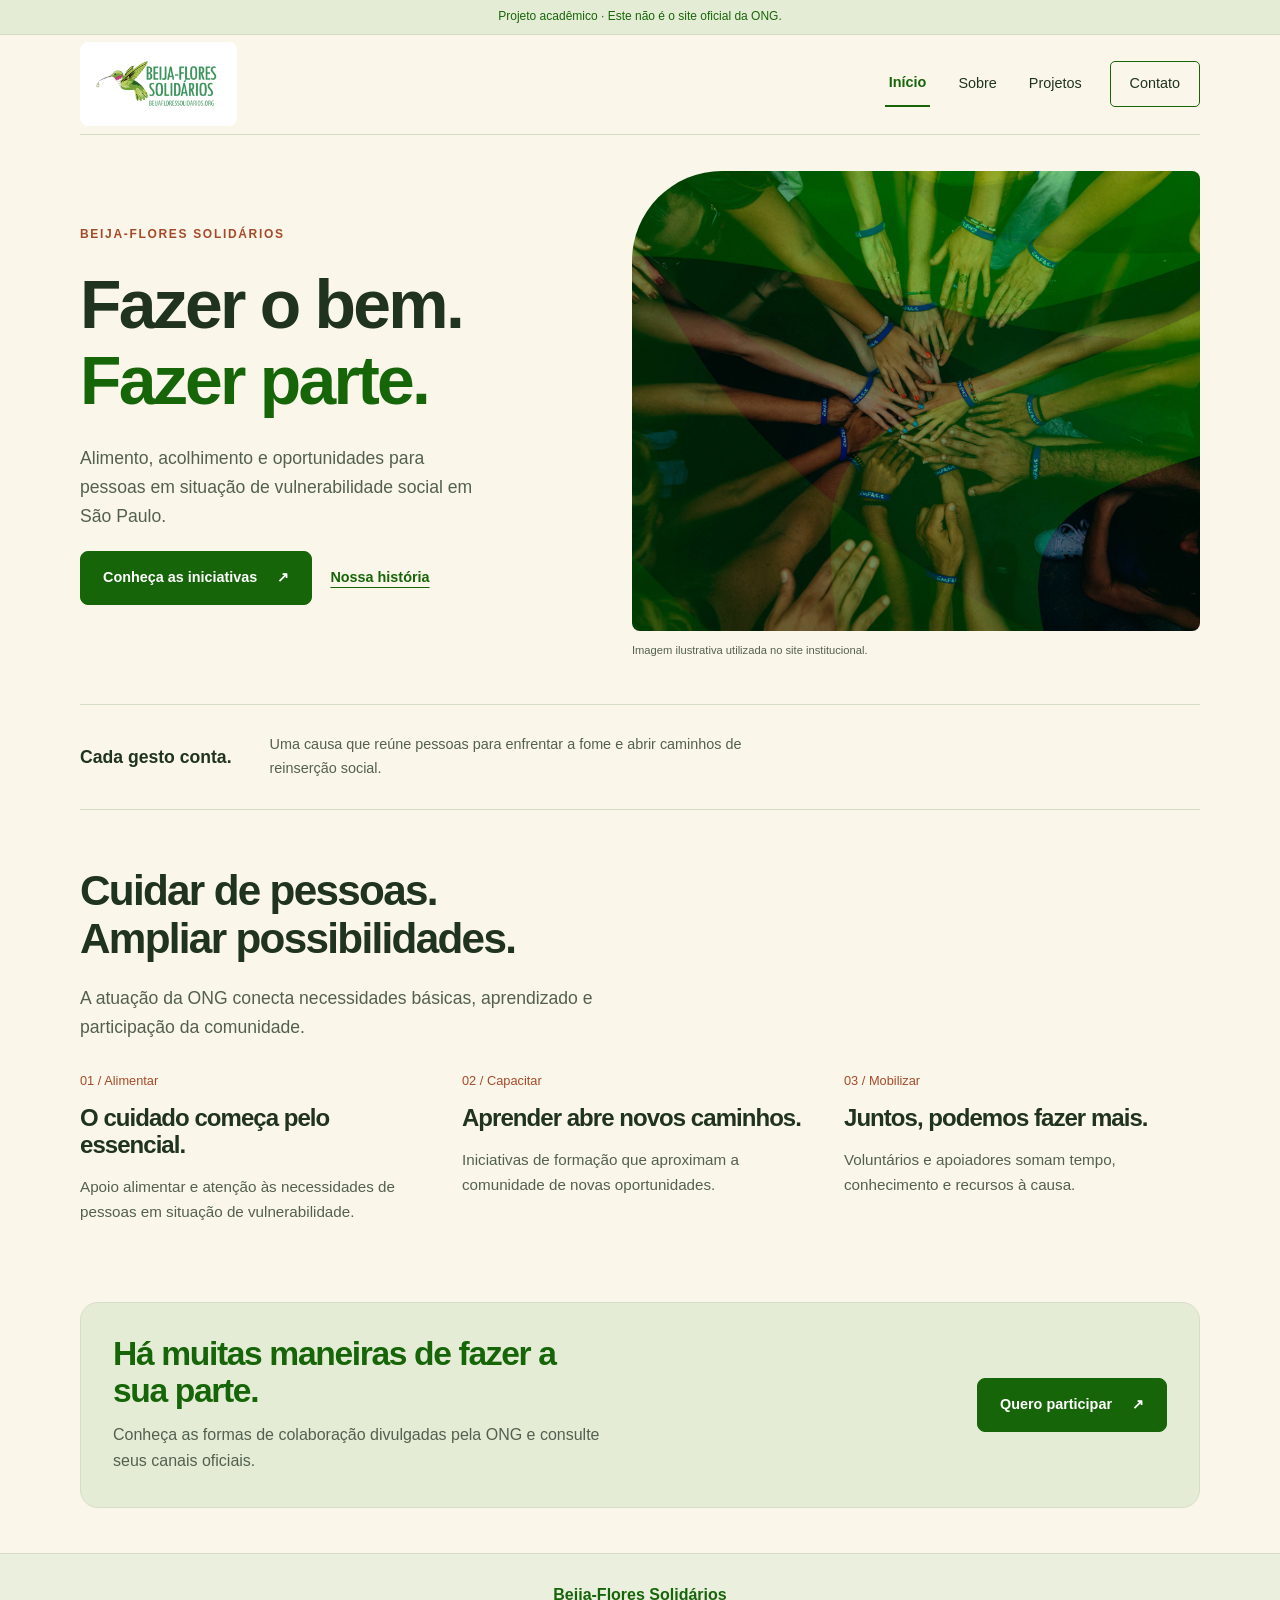
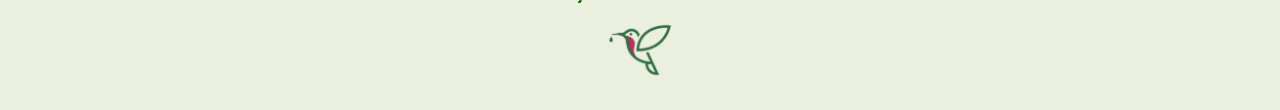
<file: index.html>
<!doctype html>
<html lang="pt-BR">
  <head>
    <meta charset="UTF-8" />
    <meta name="viewport" content="width=device-width, initial-scale=1.0" />
    <meta
      name="description"
      content="Projeto acadêmico sobre os Beija-Flores Solidários: história, iniciativas e formas de participação."
    />
    <title>Início | Beija-Flores Solidários</title>
    <link rel="icon" href="img/favicon.png" type="image/png" />
    <link rel="stylesheet" href="css/estilos.css" />
    <script src="js/script.js" defer></script>
  </head>
  <body>
    <a class="pular" href="#conteudo">Pular para o conteúdo</a>
    <p class="aviso-topo">
      Projeto acadêmico · Este não é o site oficial da ONG.
    </p>
    <header class="container cabecalho">
      <a
        class="marca"
        href="index.html"
        aria-label="Beija-Flores Solidários, início"
        ><img
          src="img/logo.png"
          alt="Beija-Flores Solidários"
          width="220"
          height="122"
      /></a>
      <nav class="menu" aria-label="Menu principal">
        <a href="index.html" aria-current="page">Início</a
        ><a href="sobre.html">Sobre</a><a href="projetos.html">Projetos</a
        ><a href="contato.html" class="menu-contato">Contato</a>
      </nav>
    </header>
    <main id="conteudo">
      <section class="hero container">
        <div>
          <span class="etiqueta">Beija-Flores Solidários</span>
          <h1>Fazer o bem.<br /><span>Fazer parte.</span></h1>
          <p class="introducao">
            Alimento, acolhimento e oportunidades para pessoas em situação de
            vulnerabilidade social em São Paulo.
          </p>
          <div class="acoes">
            <a class="botao" href="projetos.html"
              >Conheça as iniciativas <span aria-hidden="true">↗</span></a
            ><a class="link-seta" href="sobre.html">Nossa história</a>
          </div>
        </div>
        <figure class="hero-foto">
          <img
            src="img/capa.jpg"
            alt="Mãos reunidas em um gesto de união"
            width="2000"
            height="1333"
          />
          <figcaption>
            Imagem ilustrativa utilizada no site institucional.
          </figcaption>
        </figure>
      </section>
      <div class="container faixa-causa">
        <strong>Cada gesto conta.</strong>
        <p>
          Uma causa que reúne pessoas para enfrentar a fome e abrir caminhos de
          reinserção social.
        </p>
      </div>
      <section class="container secao">
        <div class="secao-cabecalho">
          <h2>Cuidar de pessoas.<br />Ampliar possibilidades.</h2>
          <p class="introducao">
            A atuação da ONG conecta necessidades básicas, aprendizado e
            participação da comunidade.
          </p>
        </div>
        <div class="pilares">
          <article class="pilar">
            <span class="numero">01 / Alimentar</span>
            <h3>O cuidado começa pelo essencial.</h3>
            <p>
              Apoio alimentar e atenção às necessidades de pessoas em situação
              de vulnerabilidade.
            </p>
          </article>
          <article class="pilar">
            <span class="numero">02 / Capacitar</span>
            <h3>Aprender abre novos caminhos.</h3>
            <p>
              Iniciativas de formação que aproximam a comunidade de novas
              oportunidades.
            </p>
          </article>
          <article class="pilar">
            <span class="numero">03 / Mobilizar</span>
            <h3>Juntos, podemos fazer mais.</h3>
            <p>
              Voluntários e apoiadores somam tempo, conhecimento e recursos à
              causa.
            </p>
          </article>
        </div>
      </section>
      <section class="container convite">
        <div>
          <h2>Há muitas maneiras de fazer a sua parte.</h2>
          <p>
            Conheça as formas de colaboração divulgadas pela ONG e consulte seus
            canais oficiais.
          </p>
        </div>
        <a class="botao" href="contato.html"
          >Quero participar <span aria-hidden="true">↗</span></a
        >
      </section>
    </main>
    <footer class="rodape rodape-simples">
      <div class="container">
        <strong>Beija-Flores Solidários</strong>
        <img class="rodape-logo" src="img/favicon.png" alt="Beija-Flores Solidários" />
      </div>
    </footer>
  </body>
</html>
</file>
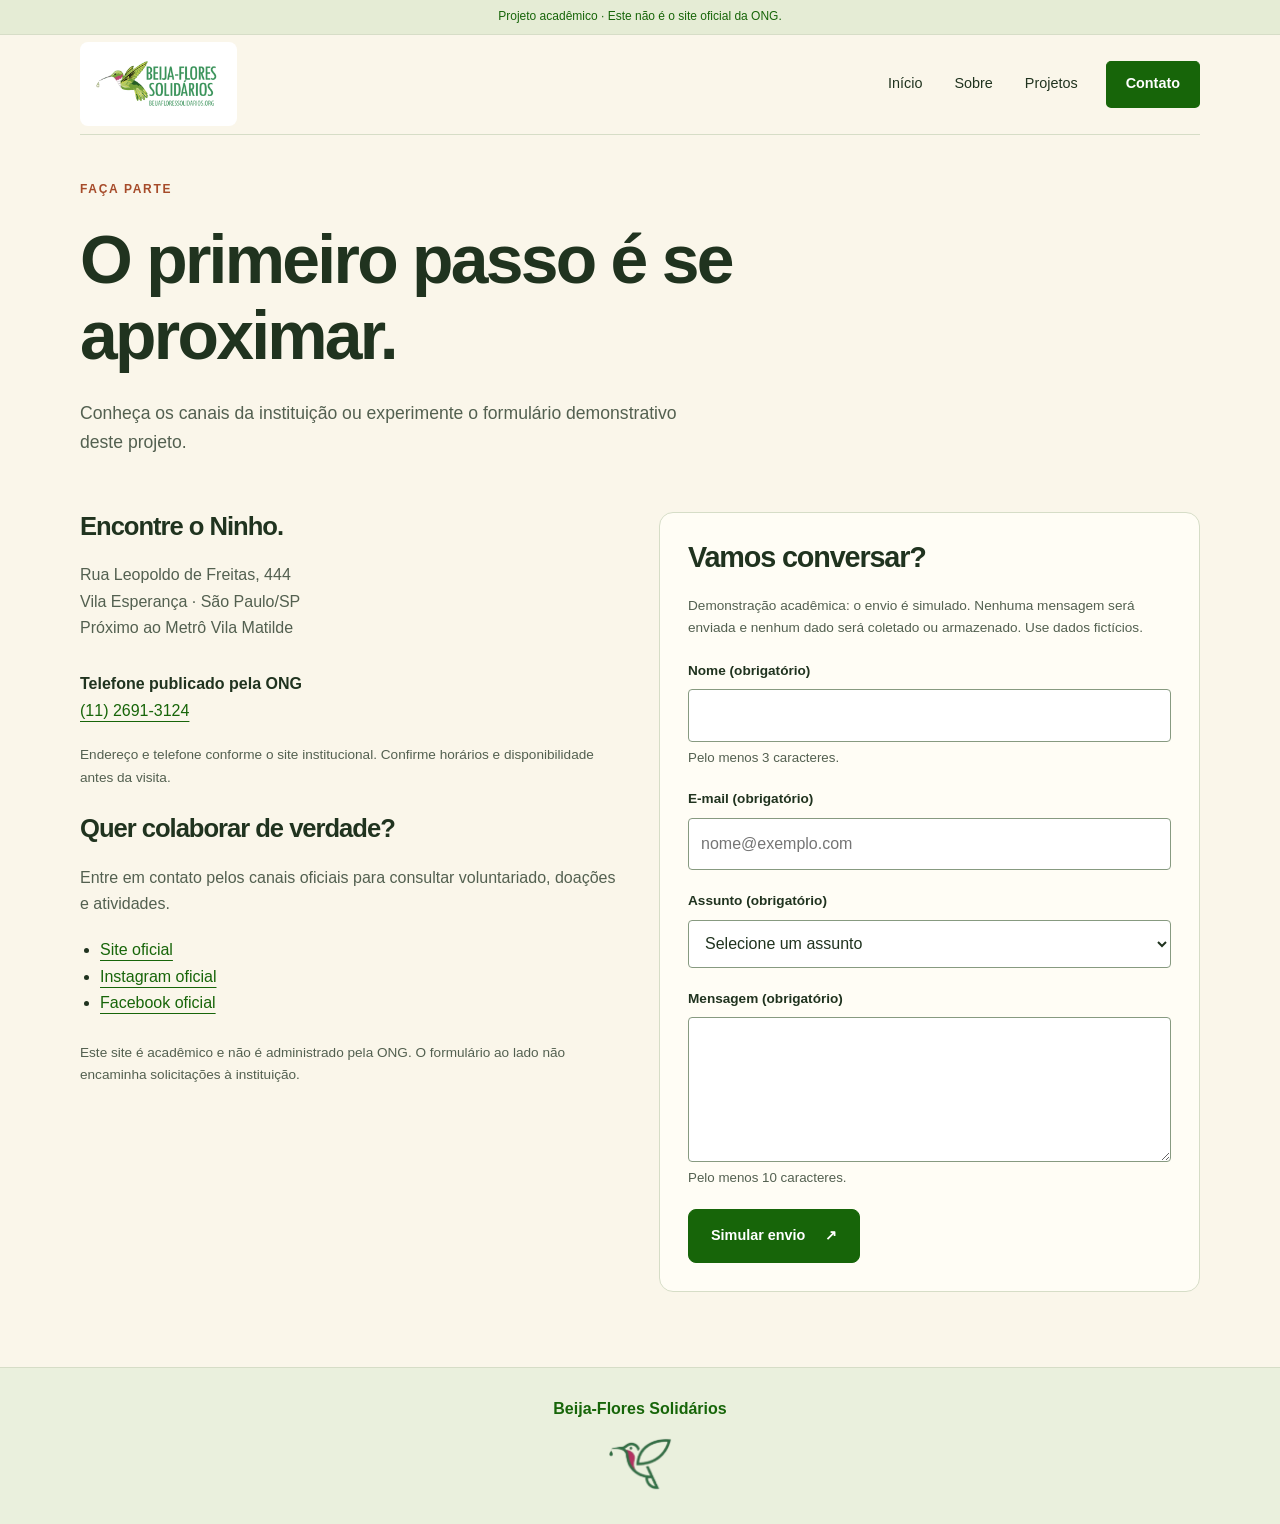
<file: contato.html>
<!DOCTYPE html>
<html lang="pt-BR">

<head>
    <meta charset="UTF-8">
    <meta name="viewport" content="width=device-width, initial-scale=1.0">

    <meta
        name="description"
        content="Projeto acadêmico sobre os Beija-Flores Solidários: história, iniciativas e formas de participação."
    >

    <title>Contato | Beija-Flores Solidários</title>

    <link rel="icon" href="img/favicon.png" type="image/png">
    <link rel="stylesheet" href="css/estilos.css">

    <script src="js/script.js" defer></script>
</head>

<body>

    <!-- ACESSIBILIDADE -->
    <a class="pular" href="#conteudo">
        Pular para o conteúdo
    </a>

    <!-- AVISO ACADÊMICO -->
    <p class="aviso-topo">
        Projeto acadêmico · Este não é o site oficial da ONG.
    </p>

    <!-- CABEÇALHO -->
    <header class="container cabecalho">

        <!-- LOGO -->
        <a
            class="marca"
            href="index.html"
            aria-label="Beija-Flores Solidários, início"
        >
            <img
                src="img/logo.png"
                alt="Beija-Flores Solidários"
                width="220"
                height="122"
            >
        </a>

        <!-- MENU DE NAVEGAÇÃO -->
        <nav class="menu" aria-label="Menu principal">

            <a href="index.html">Início</a>

            <a href="sobre.html">Sobre</a>

            <a href="projetos.html">Projetos</a>

            <a
                href="contato.html"
                aria-current="page"
                class="menu-contato"
            >
                Contato
            </a>

        </nav>

    </header>

    <!-- CONTEÚDO PRINCIPAL -->
    <main id="conteudo">

        <!-- TÍTULO DA PÁGINA -->
        <section class="container pagina-titulo">

            <span class="etiqueta">
                Faça parte
            </span>

            <h1>
                O primeiro passo é se aproximar.
            </h1>

            <p class="introducao">
                Conheça os canais da instituição ou experimente
                o formulário demonstrativo deste projeto.
            </p>

        </section>

        <!-- ÁREA DE CONTATO -->
        <div class="container contato-layout">

            <!-- INFORMAÇÕES DA ONG -->
            <section class="contato-info">

                <!-- ENDEREÇO E TELEFONE -->
                <div class="bloco">

                    <h2>Encontre o Ninho.</h2>

                    <address>
                        Rua Leopoldo de Freitas, 444<br>
                        Vila Esperança · São Paulo/SP<br>
                        Próximo ao Metrô Vila Matilde
                    </address>

                    <p>
                        <strong>Telefone publicado pela ONG</strong>
                        <br>

                        <a href="tel:+551126913124">
                            (11) 2691-3124
                        </a>
                    </p>

                    <p class="nota">
                        Endereço e telefone conforme o site institucional.
                        Confirme horários e disponibilidade antes da visita.
                    </p>

                </div>

                <!-- CANAIS OFICIAIS -->
                <div class="bloco">

                    <h2>Quer colaborar de verdade?</h2>

                    <p class="muted">
                        Entre em contato pelos canais oficiais para
                        consultar voluntariado, doações e atividades.
                    </p>

                    <ul>

                        <li>
                            <a
                                href="https://www.beijafloressolidarios.org.br/"
                                target="_blank"
                                rel="noopener noreferrer"
                            >
                                Site oficial
                            </a>
                        </li>

                        <li>
                            <a
                                href="https://www.instagram.com/beijafloressolidarios/"
                                target="_blank"
                                rel="noopener noreferrer"
                            >
                                Instagram oficial
                            </a>
                        </li>

                        <li>
                            <a
                                href="https://www.facebook.com/beijafloressolidarios/"
                                target="_blank"
                                rel="noopener noreferrer"
                            >
                                Facebook oficial
                            </a>
                        </li>

                    </ul>

                </div>

                <!-- AVISO SOBRE O PROJETO -->
                <p class="nota">
                    Este site é acadêmico e não é administrado pela ONG.
                    O formulário ao lado não encaminha solicitações à instituição.
                </p>

            </section>

            <!-- FORMULÁRIO DE CONTATO -->
            <section class="formulario">

                <h2>Vamos conversar?</h2>

                <p class="nota" id="aviso-formulario">
                    Demonstração acadêmica: o envio é simulado.
                    Nenhuma mensagem será enviada e nenhum dado será
                    coletado ou armazenado. Use dados fictícios.
                </p>

                <form
                    id="formulario-contato"
                    novalidate
                    aria-describedby="aviso-formulario"
                >

                    <!-- CAMPO NOME -->
                    <div class="campo">

                        <label for="nome">
                            Nome (obrigatório)
                        </label>

                        <input
                            id="nome"
                            name="nome"
                            type="text"
                            required
                            minlength="3"
                            autocomplete="off"
                            aria-describedby="dica-nome"
                        >

                        <small id="dica-nome">
                            Pelo menos 3 caracteres.
                        </small>

                    </div>

                    <!-- CAMPO E-MAIL -->
                    <div class="campo">

                        <label for="email">
                            E-mail (obrigatório)
                        </label>

                        <input
                            id="email"
                            name="email"
                            type="email"
                            required
                            autocomplete="off"
                            placeholder="nome@exemplo.com"
                        >

                    </div>

                    <!-- CAMPO ASSUNTO -->
                    <div class="campo">

                        <label for="assunto">
                            Assunto (obrigatório)
                        </label>

                        <select
                            id="assunto"
                            name="assunto"
                            required
                        >

                            <option value="">
                                Selecione um assunto
                            </option>

                            <option value="voluntariado">
                                Voluntariado
                            </option>

                            <option value="doacoes">
                                Doações e apoio
                            </option>

                            <option value="cursos">
                                Cursos e atividades
                            </option>

                            <option value="outros">
                                Outros assuntos
                            </option>

                        </select>

                    </div>

                    <!-- CAMPO MENSAGEM -->
                    <div class="campo">

                        <label for="mensagem">
                            Mensagem (obrigatório)
                        </label>

                        <textarea
                            id="mensagem"
                            name="mensagem"
                            required
                            minlength="10"
                            aria-describedby="dica-mensagem"
                        ></textarea>

                        <small id="dica-mensagem">
                            Pelo menos 10 caracteres.
                        </small>

                    </div>

                    <!-- BOTÃO DE ENVIO -->
                    <button
                        class="botao"
                        type="submit"
                    >
                        Simular envio

                        <span aria-hidden="true">
                            ↗
                        </span>

                    </button>

                    <!-- MENSAGEM DE RETORNO -->
                    <p
                        class="mensagem"
                        id="mensagem-formulario"
                        role="status"
                        aria-live="polite"
                        aria-atomic="true"
                    ></p>

                </form>

            </section>

        </div>

    </main>

    <!-- RODAPÉ -->
    <footer class="rodape rodape-simples">

        <div class="container">

            <strong>
                Beija-Flores Solidários
            </strong>

            <img
                class="rodape-logo"
                src="img/favicon.png"
                width="64"
                height="64"
                alt="Beija-Flores Solidários"
            >

        </div>

    </footer>

</body>
</html>
</file>
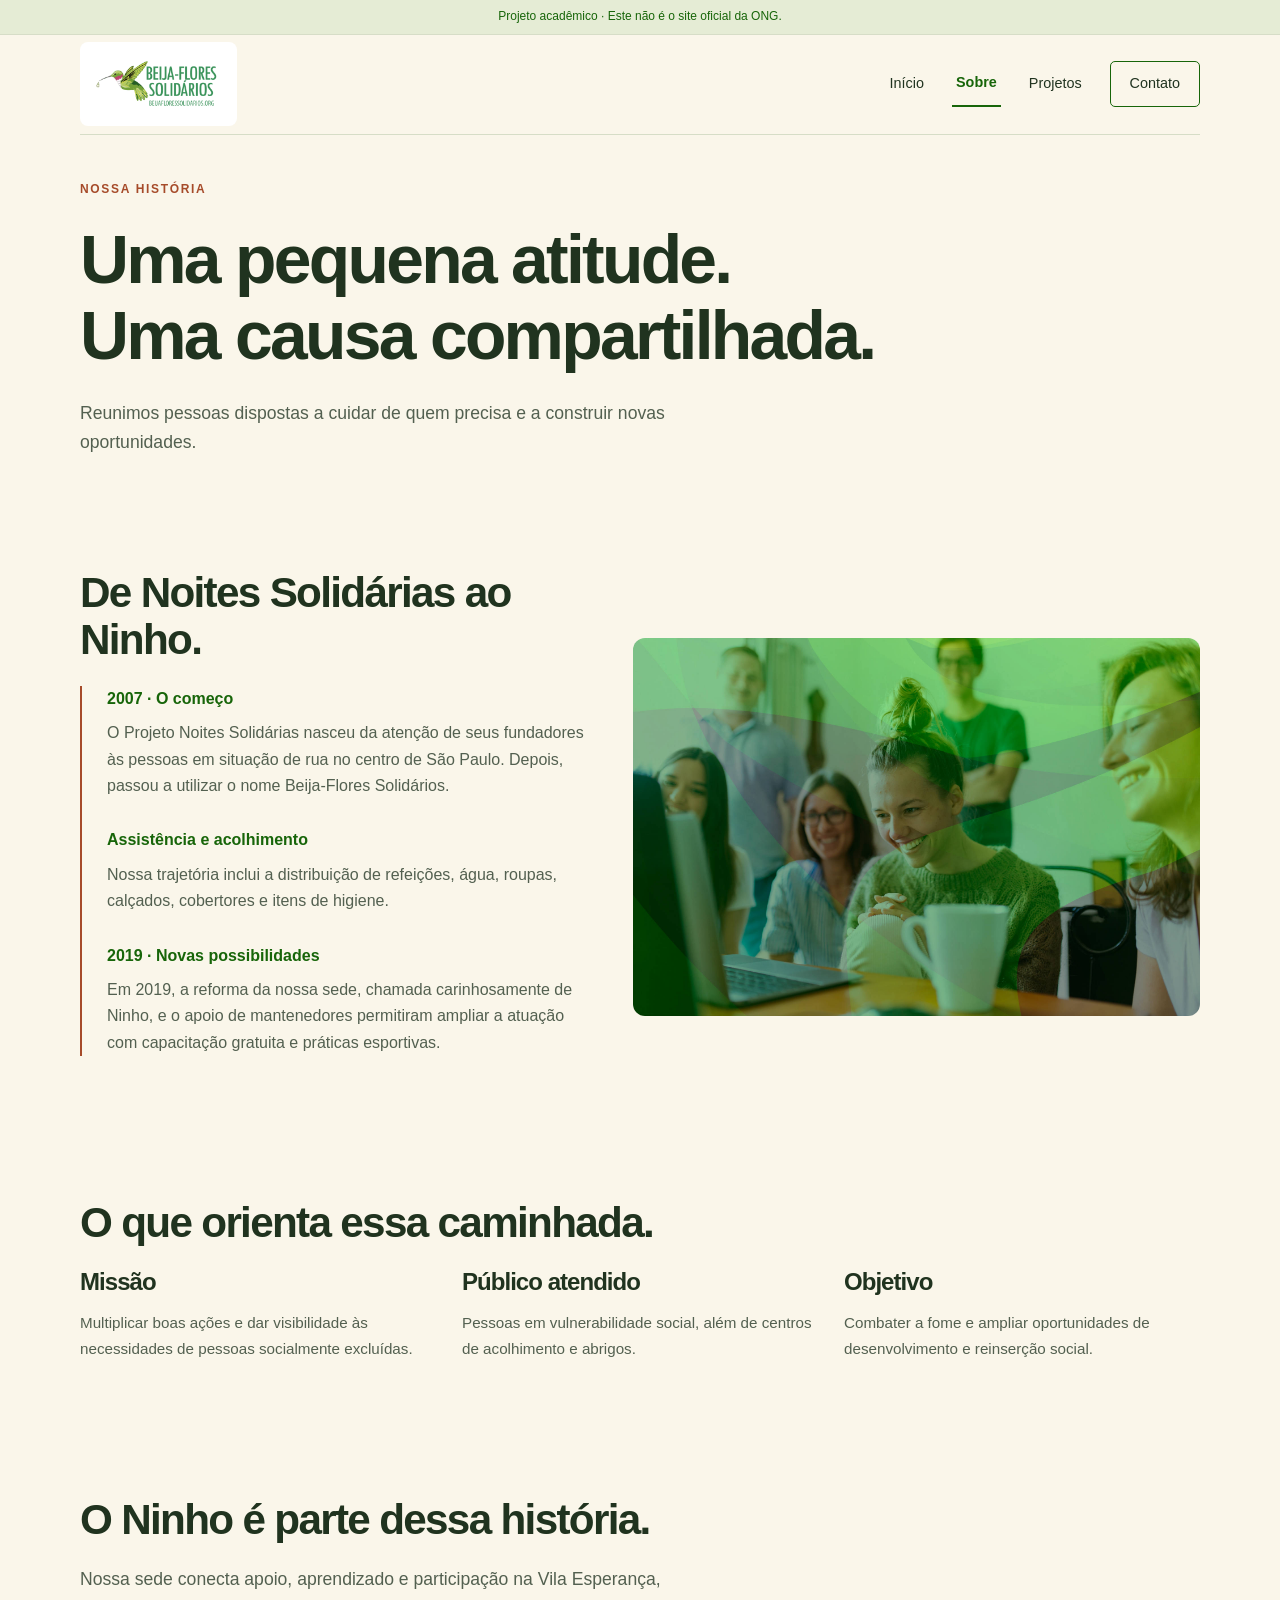
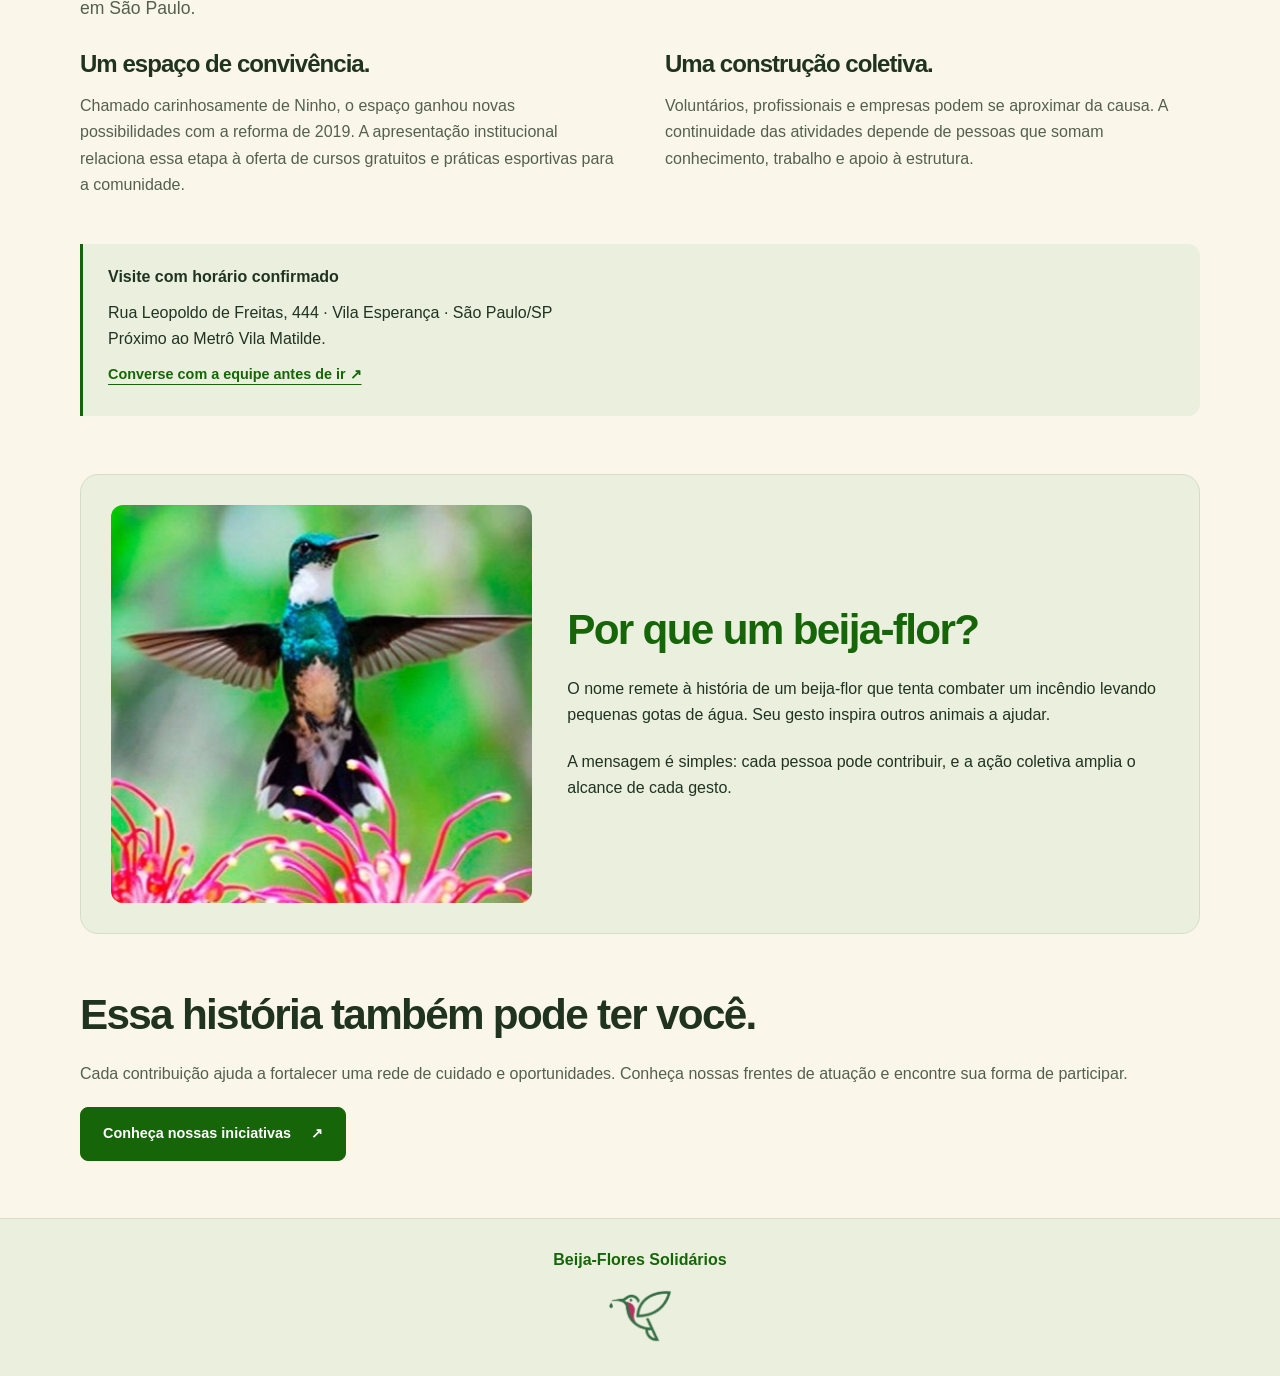
<file: projetos.html>
<!doctype html>
<html lang="pt-BR">
  <head>
    <meta charset="UTF-8" />
    <meta name="viewport" content="width=device-width, initial-scale=1.0" />
    <meta
      name="description"
      content="Conheça a história, a missão e os pilares dos Beija-Flores Solidários: segurança alimentar, capacitação e voluntariado."
    />
    <title>Sobre | Beija-Flores Solidários</title>
    <link rel="icon" href="img/favicon.png" type="image/png" />
    <link rel="stylesheet" href="css/estilos.css" />
    <script src="js/script.js" defer></script>
  </head>
  <body>
    <a class="pular" href="#conteudo">Pular para o conteúdo</a>
    <p class="aviso-topo">
      Projeto acadêmico · Este não é o site oficial da ONG.
    </p>
    <header class="container cabecalho">
      <a
        class="marca"
        href="index.html"
        aria-label="Beija-Flores Solidários, início"
        ><img
          src="img/logo.png"
          alt="Beija-Flores Solidários"
          width="220"
          height="122"
      /></a>
      <nav class="menu" aria-label="Menu principal">
        <a href="index.html">Início</a
        ><a href="sobre.html" aria-current="page">Sobre</a
        ><a href="projetos.html">Projetos</a
        ><a href="contato.html" class="menu-contato">Contato</a>
      </nav>
    </header>
    <main id="conteudo">
      <section class="container pagina-titulo">
        <span class="etiqueta">Nossa história</span>
        <h1>Uma pequena atitude.<br />Uma causa compartilhada.</h1>
        <p class="introducao">
          Reunimos pessoas dispostas a cuidar de quem precisa e a construir
          novas oportunidades.
        </p>
      </section>
      <section class="container secao duas-colunas">
        <div>
          <h2>De Noites Solidárias ao Ninho.</h2>
          <div class="historia">
            <strong>2007 · O começo</strong>
            <p>
              O Projeto Noites Solidárias nasceu da atenção de seus fundadores
              às pessoas em situação de rua no centro de São Paulo. Depois,
              passou a utilizar o nome Beija-Flores Solidários.
            </p>
            <strong>Assistência e acolhimento</strong>
            <p>
              Nossa trajetória inclui a distribuição de refeições, água, roupas,
              calçados, cobertores e itens de higiene.
            </p>
            <strong>2019 · Novas possibilidades</strong>
            <p>
              Em 2019, a reforma da nossa sede, chamada carinhosamente de Ninho,
              e o apoio de mantenedores permitiram ampliar a atuação com
              capacitação gratuita e práticas esportivas.
            </p>
          </div>
        </div>
        <figure class="foto-editorial">
          <img
            class="imagem-institucional"
            src="img/historia.jpg"
            alt="Imagem de aprendizado utilizada na apresentação institucional"
            width="2000"
            height="1333"
          />
        </figure>
      </section>
      <section class="container secao">
        <h2>O que orienta essa caminhada.</h2>
        <div class="pilares">
          <article class="pilar">
            <h3>Missão</h3>
            <p>
              Multiplicar boas ações e dar visibilidade às necessidades de
              pessoas socialmente excluídas.
            </p>
          </article>
          <article class="pilar">
            <h3>Público atendido</h3>
            <p>
              Pessoas em vulnerabilidade social, além de centros de acolhimento
              e abrigos.
            </p>
          </article>
          <article class="pilar">
            <h3>Objetivo</h3>
            <p>
              Combater a fome e ampliar oportunidades de desenvolvimento e
              reinserção social.
            </p>
          </article>
        </div>
      </section>
      <section class="container secao" id="ninho">
        <div class="secao-cabecalho">
          <h2>O Ninho é parte dessa história.</h2>
          <p class="introducao">
            Nossa sede conecta apoio, aprendizado e participação na Vila
            Esperança, em São Paulo.
          </p>
        </div>
        <div class="ninho-detalhes">
          <div>
            <h3>Um espaço de convivência.</h3>
            <p>
              Chamado carinhosamente de Ninho, o espaço ganhou novas
              possibilidades com a reforma de 2019. A apresentação institucional
              relaciona essa etapa à oferta de cursos gratuitos e práticas
              esportivas para a comunidade.
            </p>
          </div>
          <div>
            <h3>Uma construção coletiva.</h3>
            <p>
              Voluntários, profissionais e empresas podem se aproximar da causa.
              A continuidade das atividades depende de pessoas que somam
              conhecimento, trabalho e apoio à estrutura.
            </p>
          </div>
        </div>
        <div class="endereco-destaque">
          <strong>Visite com horário confirmado</strong>
          <p>
            Rua Leopoldo de Freitas, 444 · Vila Esperança · São Paulo/SP<br />Próximo
            ao Metrô Vila Matilde.
          </p>
          <a href="contato.html" class="link-seta"
            >Converse com a equipe antes de ir ↗</a
          >
        </div>
      </section>
      <section class="container origem origem-ilustrada">
        <img
          class="imagem-institucional"
          src="img/foto-1-482x470.jpeg"
          alt="Beija-flor em voo, fotografia da página Quem Somos"
          width="410"
          height="387"
          loading="lazy"
        />
        <div>
          <h2>Por que um beija-flor?</h2>
          <p>
            O nome remete à história de um beija-flor que tenta combater um
            incêndio levando pequenas gotas de água. Seu gesto inspira outros
            animais a ajudar.
          </p>
          <p>
            A mensagem é simples: cada pessoa pode contribuir, e a ação coletiva
            amplia o alcance de cada gesto.
          </p>
        </div>
      </section>
      <section class="container secao">
        <h2>Essa história também pode ter você.</h2>
        <p class="muted">
          Cada contribuição ajuda a fortalecer uma rede de cuidado e
          oportunidades. Conheça nossas frentes de atuação e encontre sua forma
          de participar.
        </p>
        <a class="botao" href="projetos.html"
          >Conheça nossas iniciativas <span aria-hidden="true">↗</span></a
        >
      </section>
    </main>
    <footer class="rodape rodape-simples">
      <div class="container">
        <strong>Beija-Flores Solidários</strong>
        <img class="rodape-logo" src="img/favicon.png" width="64" height="64" alt="Beija-Flores Solidários" />
      </div>
    </footer>
  </body>
</html>
</file>
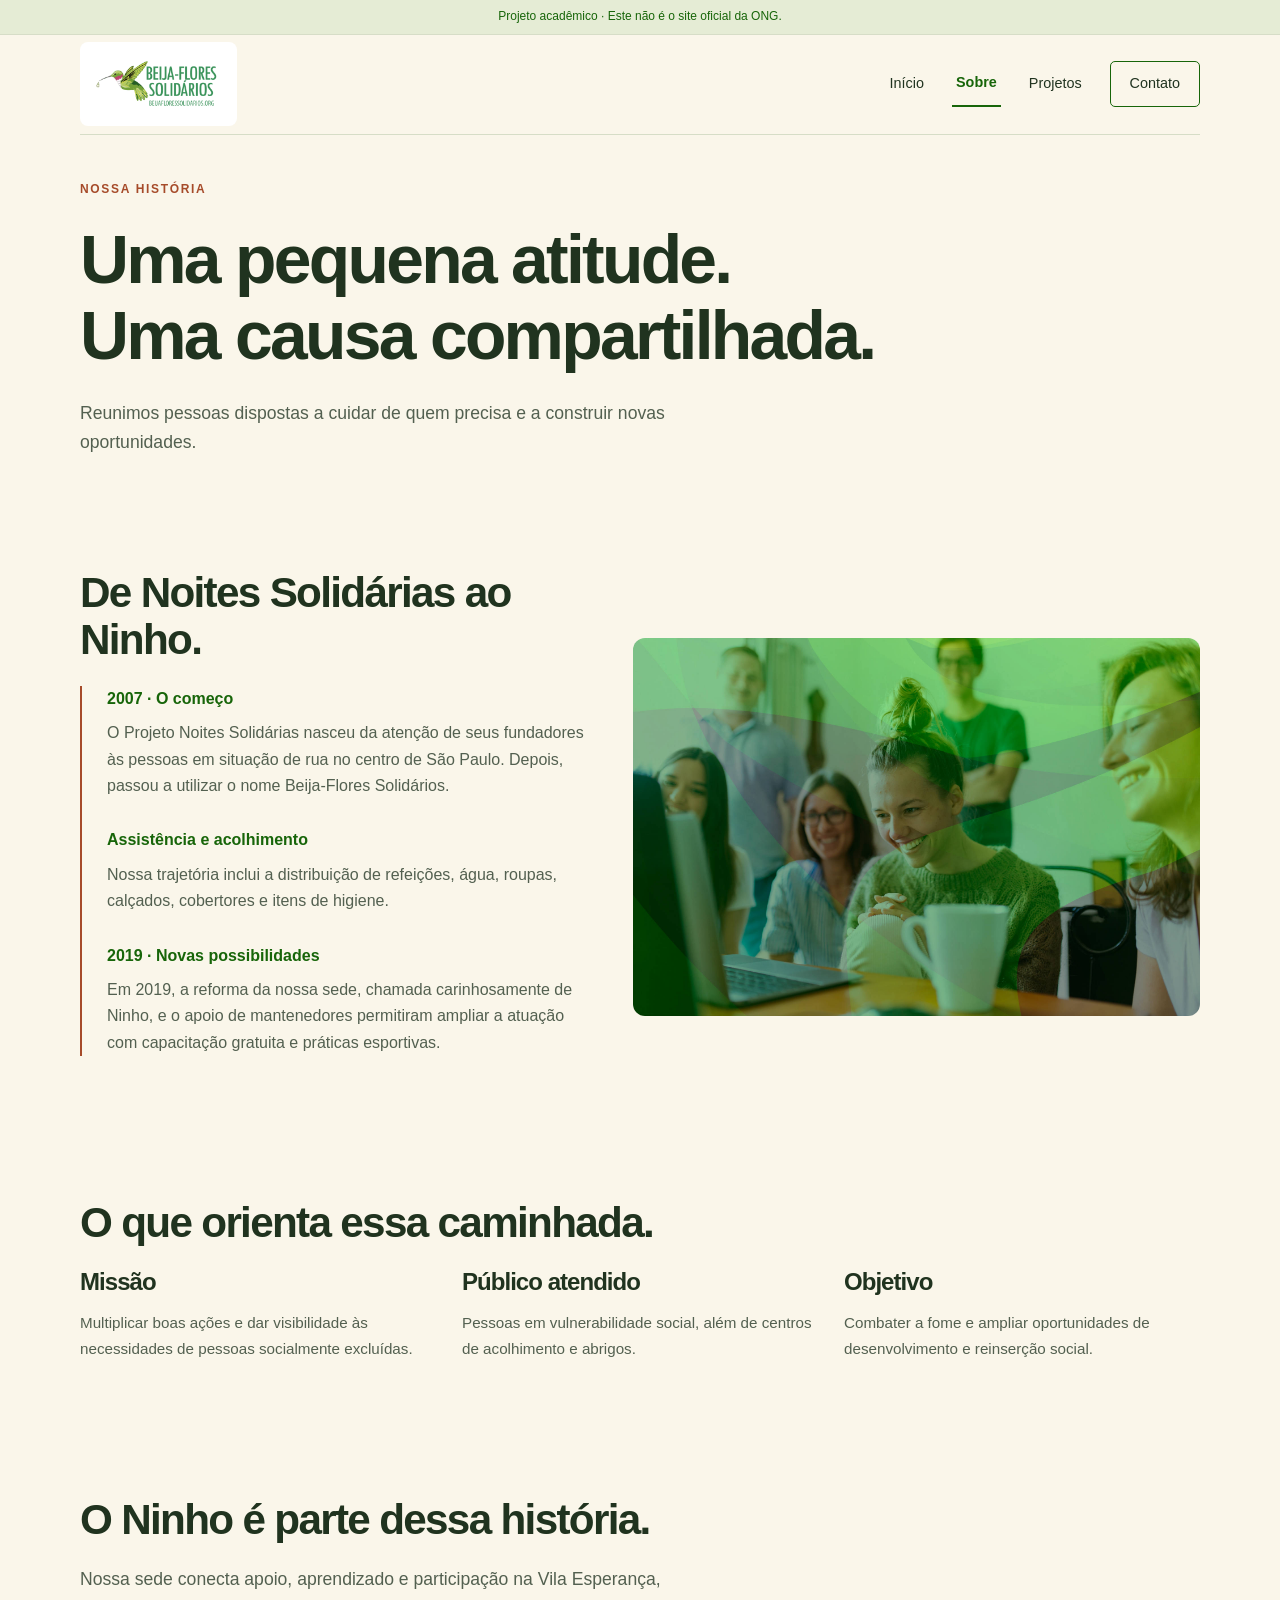
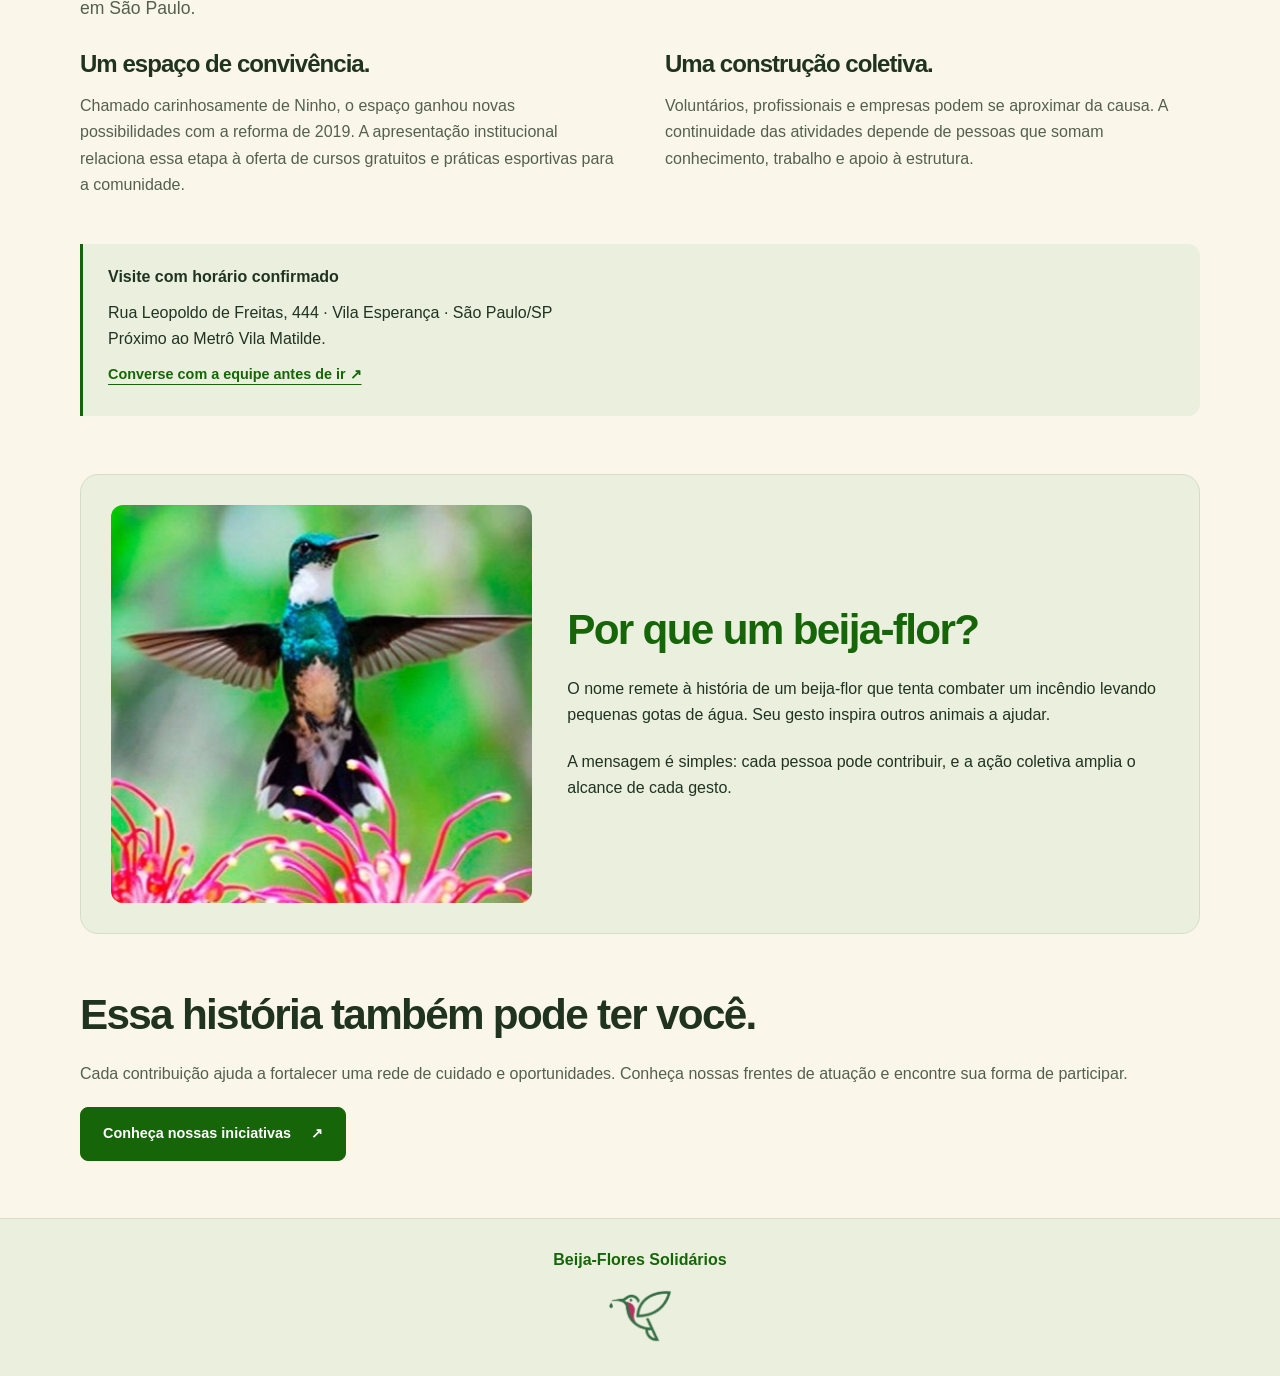
<file: sobre.html>
<!doctype html>
<html lang="pt-BR">
  <head>
    <meta charset="UTF-8" />
    <meta name="viewport" content="width=device-width, initial-scale=1.0" />
    <meta
      name="description"
      content="Conheça a história, a missão e os pilares dos Beija-Flores Solidários: segurança alimentar, capacitação e voluntariado."
    />
    <title>Sobre | Beija-Flores Solidários</title>
    <link rel="icon" href="img/favicon.png" type="image/png" />
    <link rel="stylesheet" href="css/estilos.css" />
    <script src="js/script.js" defer></script>
  </head>
  <body>
    <a class="pular" href="#conteudo">Pular para o conteúdo</a>
    <p class="aviso-topo">
      Projeto acadêmico · Este não é o site oficial da ONG.
    </p>
    <header class="container cabecalho">
      <a
        class="marca"
        href="index.html"
        aria-label="Beija-Flores Solidários, início"
        ><img
          src="img/logo.png"
          alt="Beija-Flores Solidários"
          width="220"
          height="122"
      /></a>
      <nav class="menu" aria-label="Menu principal">
        <a href="index.html">Início</a
        ><a href="sobre.html" aria-current="page">Sobre</a
        ><a href="projetos.html">Projetos</a
        ><a href="contato.html" class="menu-contato">Contato</a>
      </nav>
    </header>
    <main id="conteudo">
      <section class="container pagina-titulo revelar">
        <span class="etiqueta">Nossa história</span>
        <h1>Uma pequena atitude.<br />Uma causa compartilhada.</h1>
        <p class="introducao">
          Reunimos pessoas dispostas a cuidar de quem precisa e a construir
          novas oportunidades.
        </p>
      </section>
      <section class="container secao duas-colunas revelar">
        <div>
          <h2>De Noites Solidárias ao Ninho.</h2>
          <div class="historia">
            <strong>2007 · O começo</strong>
            <p>
              O Projeto Noites Solidárias nasceu da atenção de seus fundadores
              às pessoas em situação de rua no centro de São Paulo. Depois,
              passou a utilizar o nome Beija-Flores Solidários.
            </p>
            <strong>Assistência e acolhimento</strong>
            <p>
              Nossa trajetória inclui a distribuição de refeições, água, roupas,
              calçados, cobertores e itens de higiene.
            </p>
            <strong>2019 · Novas possibilidades</strong>
            <p>
              Em 2019, a reforma da nossa sede, chamada carinhosamente de Ninho,
              e o apoio de mantenedores permitiram ampliar a atuação com
              capacitação gratuita e práticas esportivas.
            </p>
          </div>
        </div>
        <figure class="foto-editorial">
          <img
            class="imagem-institucional"
            src="img/historia.jpg"
            alt="Imagem de aprendizado utilizada na apresentação institucional"
            width="2000"
            height="1333"
          />
        </figure>
      </section>
      <section class="container secao revelar">
        <h2>O que orienta essa caminhada.</h2>
        <div class="pilares">
          <article class="pilar">
            <h3>Missão</h3>
            <p>
              Multiplicar boas ações e dar visibilidade às necessidades de
              pessoas socialmente excluídas.
            </p>
          </article>
          <article class="pilar">
            <h3>Público atendido</h3>
            <p>
              Pessoas em vulnerabilidade social, além de centros de acolhimento
              e abrigos.
            </p>
          </article>
          <article class="pilar">
            <h3>Objetivo</h3>
            <p>
              Combater a fome e ampliar oportunidades de desenvolvimento e
              reinserção social.
            </p>
          </article>
        </div>
      </section>
      <section class="container secao revelar" id="ninho">
        <div class="secao-cabecalho">
          <h2>O Ninho é parte dessa história.</h2>
          <p class="introducao">
            Nossa sede conecta apoio, aprendizado e participação na Vila
            Esperança, em São Paulo.
          </p>
        </div>
        <div class="ninho-detalhes">
          <div>
            <h3>Um espaço de convivência.</h3>
            <p>
              Chamado carinhosamente de Ninho, o espaço ganhou novas
              possibilidades com a reforma de 2019. A apresentação institucional
              relaciona essa etapa à oferta de cursos gratuitos e práticas
              esportivas para a comunidade.
            </p>
          </div>
          <div>
            <h3>Uma construção coletiva.</h3>
            <p>
              Voluntários, profissionais e empresas podem se aproximar da causa.
              A continuidade das atividades depende de pessoas que somam
              conhecimento, trabalho e apoio à estrutura.
            </p>
          </div>
        </div>
        <div class="endereco-destaque">
          <strong>Visite com horário confirmado</strong>
          <p>
            Rua Leopoldo de Freitas, 444 · Vila Esperança · São Paulo/SP<br />Próximo
            ao Metrô Vila Matilde.
          </p>
          <a href="contato.html" class="link-seta"
            >Converse com a equipe antes de ir ↗</a
          >
        </div>
      </section>
      <section class="container origem origem-ilustrada revelar">
        <img
          class="imagem-institucional"
          src="img/foto-1-482x470.jpeg"
          alt="Beija-flor em voo, fotografia da página Quem Somos"
          width="410"
          height="387"
          loading="lazy"
        />
        <div>
          <h2>Por que um beija-flor?</h2>
          <p>
            O nome remete à história de um beija-flor que tenta combater um
            incêndio levando pequenas gotas de água. Seu gesto inspira outros
            animais a ajudar.
          </p>
          <p>
            A mensagem é simples: cada pessoa pode contribuir, e a ação coletiva
            amplia o alcance de cada gesto.
          </p>
        </div>
      </section>
      <section class="container secao revelar">
        <h2>Essa história também pode ter você.</h2>
        <p class="muted">
          Cada contribuição ajuda a fortalecer uma rede de cuidado e
          oportunidades. Conheça nossas frentes de atuação e encontre sua forma
          de participar.
        </p>
        <a class="botao" href="projetos.html"
          >Conheça nossas iniciativas <span aria-hidden="true">↗</span></a
        >
      </section>
    </main>
    <footer class="rodape rodape-simples">
      <div class="container">
        <strong>Beija-Flores Solidários</strong>
        <img class="rodape-logo" src="img/favicon.png" width="64" height="64" alt="Beija-Flores Solidários" />
      </div>
    </footer>
  </body>
</html>
</file>
<file: css/estilos.css>
/* 1. Cores da instituição e regras compartilhadas. */
:root {
  --verde: #176509;
  --verde-vivo: #148100;
  --verde-claro: #eaf0dd;
  --texto: #20331f;
  --cinza: #536050;
  --linha: #d6ddc7;
  --fundo: #faf6ea;
  --terracota: #a64b2a;
  --papel: #fffdf5;
}
* { box-sizing: border-box; }

/* Permite quebrar textos longos sem esconder conteúdo fora da tela. */
body { overflow-wrap: anywhere; }
body { margin: 0; background: var(--fundo); color: var(--texto); font-family: Arial, Helvetica, sans-serif; line-height: 1.65; }
img { display: block; max-width: 100%; height: auto; }
a { color: var(--verde); text-underline-offset: 5px; }
a:hover { text-decoration-thickness: 2px; }
button, input, select, textarea { font: inherit; }
button, a { -webkit-tap-highlight-color: transparent; }
:focus-visible { outline: 3px solid #936700; outline-offset: 5px; }
[hidden] { display: none !important; }
.container { width: min(1120px, calc(100% - 40px)); margin-inline: auto; }

/* Filhos de Grid e Flexbox podem encolher junto com a tela. */
.hero > *, .pilares > *, .duas-colunas > *, .projeto > *,
.contato-layout > *, .convite > *, .rodape-principal > * { min-width: 0; }
.pular { position: absolute; top: -100px; left: 20px; z-index: 10; padding: 12px; background: white; }
.pular:focus { top: 10px; }
.aviso-topo { margin: 0; padding: 7px 5%; text-align: center; background: var(--verde-claro); font-size: .75rem; color: var(--verde); }
/* Flexbox mantém o cabeçalho e o menu alinhados. */

.cabecalho { display: flex; align-items: center; justify-content: space-between; gap: 24px; min-height: 100px; }
.marca img { width: 133px; }
.menu { display: flex; flex-wrap: wrap; align-items: center; gap: 24px; }
.menu a { display: inline-flex; align-items: center; justify-content: center; min-height: 44px; color: var(--texto); text-decoration: none; font-size: .9rem; padding: 10px 4px; }
.menu a:not(.menu-contato):not([aria-current="page"]) { transition: color .2s, box-shadow .2s; }
.menu a:not(.menu-contato):not([aria-current="page"]):hover { color: var(--verde); box-shadow: inset 0 -2px 0 var(--verde); }
.menu a[aria-current="page"] { color: var(--verde); border-bottom: 2px solid var(--verde); font-weight: bold; }
.menu .menu-contato { padding: 10px 19px; border: 1px solid var(--verde); border-radius: 5px; transition: background .2s, color .2s; }
.menu .menu-contato:hover { background: var(--verde); color: white; }
.menu .menu-contato[aria-current="page"] { background: var(--verde); color: white; }
h1, h2, h3, p { margin-top: 0; }
h1, h2, h3 { line-height: 1.12; letter-spacing: -.04em; }
h1 { font-size: clamp(2.5rem, 5.3vw, 4.6rem); margin-bottom: 25px; }
h2 { font-size: clamp(2rem, 3.3vw, 3rem); margin-bottom: 22px; }
h3 { font-size: 1.5rem; margin-bottom: 15px; }
p { margin-bottom: 20px; }
.etiqueta { display: block; margin-bottom: 22px; color: var(--verde); font-size: .75rem; font-weight: bold; letter-spacing: .14em; text-transform: uppercase; }
.muted, .introducao { color: var(--cinza); }
.introducao { font-size: 1.1rem; max-width: 60ch; }
.botao { display: inline-flex; align-items: center; justify-content: center; gap: 20px; max-width: 100%; min-height: 48px; padding: 14px 22px; border: 1px solid var(--verde); border-radius: 5px; background: var(--verde); color: white; text-align: center; text-decoration: none; font-size: .9rem; font-weight: bold; cursor: pointer; transition: background .2s; }
.botao:hover { background: #104906; color: white; }
.botao-secundario { background: transparent; color: var(--verde); }
.acoes { display: flex; gap: 18px; flex-wrap: wrap; align-items: center; }
.link-seta { display: inline-block; padding-block: 10px; font-weight: bold; font-size: .9rem; }

/* 2. Início: composição com texto e fotografia, sem carrossel. */
.hero { display: grid; grid-template-columns: 1fr 1fr; align-items: center; gap: 55px; padding-block: 36px 60px; }
.hero h1 span { color: var(--verde); }
.hero p { max-width: 41ch; }
.hero-foto { margin: 0; }
.hero-foto img { width: 100%; height: clamp(320px, 38vw, 460px); object-fit: cover; border-radius: 90px 8px 8px 8px; }
figcaption { font-size: .7rem; color: var(--cinza); margin-top: 10px; }
.faixa-causa { display: flex; justify-content: space-between; align-items: center; gap: 30px; padding: 24px 0; border-block: 1px solid var(--linha); }
.faixa-causa strong { font-size: 1.1rem; }
.faixa-causa p { margin: 0; color: var(--cinza); max-width: 63ch; font-size: .9rem; }
.secao { padding-block: clamp(40px, 6vw, 75px); }
.secao-cabecalho { max-width: 650px; margin-bottom: 38px; }
.pilares { display: grid; grid-template-columns: repeat(3, 1fr); gap: 40px; }
.pilar { padding-top: 22px; border-top: 3px solid var(--verde); }
.pilar .numero { display: block; color: var(--verde); margin-bottom: 25px; font-size: .8rem; }
.pilar p { color: var(--cinza); font-size: .95rem; }
.convite { background: var(--verde-claro); padding: 45px; border-radius: 8px; display: flex; align-items: center; justify-content: space-between; gap: 40px; margin-bottom: 70px; }
.convite h2 { font-size: 2.1rem; max-width: 500px; margin-bottom: 12px; }
.convite p { margin-bottom: 0; max-width: 55ch; color: var(--cinza); }
.convite .botao { flex-shrink: 0; }

/* 3. Páginas internas. */
.pagina-titulo { border-top: 1px solid var(--linha); padding-block: 45px 35px; }
.pagina-titulo h1 { max-width: 850px; }
.pagina-titulo p { max-width: 65ch; }
.duas-colunas { display: grid; grid-template-columns: 1fr 1fr; gap: 65px; align-items: start; }
.foto-editorial { margin: 0; }
.foto-editorial img { width: 100%; height: clamp(280px, 35vw, 420px); object-fit: cover; border-radius: 8px; }
.historia { border-left: 2px solid var(--linha); padding-left: 25px; }
.historia strong { color: var(--verde); display: block; margin-bottom: 8px; }
.historia p { color: var(--cinza); margin-bottom: 28px; }
.origem { padding: 35px; border-radius: 8px; background: var(--verde-claro); }
.origem p:last-child { margin-bottom: 0; }
.projeto { display: grid; grid-template-columns: .9fr 1.1fr; gap: 60px; align-items: center; padding-block: 45px; border-top: 1px solid var(--linha); }
.projeto img { width: 100%; height: 310px; object-fit: cover; border-radius: 8px; }
.projeto h2 { font-size: 2.2rem; }
.projeto p { color: var(--cinza); }
.contribuicao { border-left: 3px solid var(--verde); padding-left: 18px; font-size: .9rem; }
.nota { font-size: .85rem; color: var(--cinza); }
.ajuda { padding: 35px; background: var(--verde-claro); border-radius: 8px; margin-block: 35px 70px; }
.ajuda h2 { font-size: 2rem; }
#orientacoes { margin-top: 25px; max-width: 75ch; }
#orientacoes li { margin-bottom: 12px; }
.lista-cursos { display: flex; flex-wrap: wrap; gap: 10px; padding: 0; list-style: none; }
.lista-cursos li { padding: 8px 14px; background: var(--verde-claro); border-radius: 4px; font-size: .9rem; }

/* 4. Contato e mensagens de validação. */
.contato-layout { display: grid; grid-template-columns: .85fr 1.15fr; gap: 80px; padding-bottom: 75px; }
.contato-info h2 { font-size: 1.6rem; }
.contato-info address { font-style: normal; color: var(--cinza); margin-bottom: 30px; }
.contato-info .bloco { margin-bottom: 35px; }
.contato-info ul { padding-left: 20px; }
.formulario { padding: 35px; background: white; border: 1px solid var(--linha); border-radius: 8px; }
.formulario h2 { font-size: 1.8rem; }
.campo { margin-bottom: 20px; }
label { display: block; margin-bottom: 7px; font-weight: bold; font-size: .85rem; }

/* 16 px nos campos evita o zoom automático de foco em celulares iOS. */
input, select, textarea { display: block; width: 100%; min-width: 0; max-width: 100%; min-height: 48px; font-size: 1rem; padding: 12px; border: 1px solid #879a80; border-radius: 4px; color: var(--texto); background: #fff; }
textarea { min-height: 145px; resize: vertical; }
.formulario small { display: block; color: var(--cinza); margin-top: 5px; }
.mensagem { margin: 20px 0 0; border-radius: 4px; padding: 16px; }
.mensagem:empty { display: none; }
.erro { color: #832620; background: #fff0ed; border: 1px solid #b7473d; }
.sucesso { color: #155109; background: var(--verde-claro); border: 1px solid var(--verde); }

/* 5. Rodapé e adaptação para celular. */
.rodape { padding-block: 45px 22px; border-top: 1px solid var(--linha); }
.rodape-principal { display: flex; justify-content: space-between; gap: 40px; margin-bottom: 35px; }
.rodape strong { display: block; margin-bottom: 12px; }
.rodape p, .rodape a { font-size: .85rem; }
.rodape p { color: var(--cinza); max-width: 42ch; }
.rodape-links { display: flex; flex-direction: column; gap: 8px; }
.rodape-base { padding-top: 20px; border-top: 1px solid var(--linha); font-size: .75rem; color: var(--cinza); }

/* Tablet: reduz espaços antes que as colunas fiquem apertadas. */
@media (max-width: 1024px) {
  .hero, .duas-colunas, .projeto { gap: 30px; }
  .pilares { gap: 24px; }
  .contato-layout { grid-template-columns: 1fr; gap: 35px; }
  .contato-info { display: grid; grid-template-columns: 1fr 1fr; gap: 25px; }
  .contato-info .bloco { margin-bottom: 0; }
  .contato-info > .nota { grid-column: 1 / -1; }
  .convite { padding: 30px; gap: 25px; flex-wrap: wrap; }
  .convite > div { flex: 1 1 350px; }
  .convite .botao { flex-shrink: 1; }
  .rodape-principal { flex-wrap: wrap; gap: 25px; }
  .rodape-principal > div { flex: 1 1 220px; }
}

/* Tablet menor: texto e imagem passam a ocupar linhas próprias. */
@media (max-width: 850px) {
  .hero, .duas-colunas, .projeto { grid-template-columns: 1fr; }
  .hero-foto img, .foto-editorial img { height: auto; aspect-ratio: 16 / 10; }
  .projeto img { height: auto; max-height: 420px; aspect-ratio: 16 / 10; }
  .hero h1 { font-size: clamp(2.5rem, 7vw, 4rem); }
}
@media (max-width: 760px) {
  .cabecalho { flex-direction: column; gap: 5px; padding-block: 12px 18px; }
  .marca img { width: 112px; }
  .menu { gap: 8px; width: 100%; justify-content: center; }
  .menu a { font-size: .9rem; padding-inline: 10px; }
  .menu .menu-contato { padding: 7px 11px; }
  .hero { grid-template-columns: 1fr; gap: 30px; padding-block: 35px; }
  .hero h1 { font-size: clamp(2.4rem, 8vw, 3.8rem); }
  .hero-foto img { height: auto; border-top-left-radius: 60px; }
  .faixa-causa, .convite, .rodape-principal { flex-direction: column; align-items: flex-start; gap: 20px; }
  .pilares, .duas-colunas, .projeto, .contato-layout { grid-template-columns: 1fr; gap: 30px; }
  .secao { padding-block: 45px; }
  .convite, .ajuda, .origem, .formulario { padding: 25px; }
  .convite { margin-bottom: 45px; }
  .convite > div { flex: auto; }
  .contato-info { display: block; }
  .contato-info .bloco { margin-bottom: 30px; }
  .pagina-titulo { padding-top: 30px; }
  .foto-editorial img { height: auto; }
  .projeto { padding-block: 30px; }
  .projeto img { height: auto; }
  .contato-layout { padding-bottom: 45px; }
  .rodape-principal > div { flex: auto; }
}

/* Celulares estreitos: menu em duas colunas e botões com largura disponível. */
@media (max-width: 420px) {
  .container { width: calc(100% - 32px); }
  .menu { display: grid; grid-template-columns: repeat(2, minmax(0, 1fr)); gap: 6px 12px; }
  .menu a { width: 100%; }
  h1 { font-size: clamp(2rem, 9vw, 2.5rem); }
  h2, .convite h2, .projeto h2, .ajuda h2 { font-size: 1.85rem; }
  .introducao { font-size: 1rem; }
  .convite, .ajuda, .origem, .formulario { padding: 20px; }
  .acoes { align-items: stretch; }
  .acoes .botao, .convite .botao, .ajuda .botao, .formulario .botao { width: 100%; }
  .historia { padding-left: 18px; }
  #orientacoes ul { padding-left: 20px; }
}
@media (prefers-reduced-motion: reduce) {
  * { transition: none !important; scroll-behavior: auto !important; }
}

/* Canais reais de atendimento antes do formulário demonstrativo. */
.contato-acoes { margin-block: 22px 32px; }

/* 6. Conteúdo institucional: layouts simples para leitura e fotografias. */
.fundo-suave { background: var(--verde-claro); }
.ninho-resumo { display: grid; grid-template-columns: 1fr 1fr; gap: 50px; align-items: center; }
.ninho-resumo > *, .bazar-layout > *, .video-secao > * { min-width: 0; }
.foto-dupla { display: grid; grid-template-columns: 1fr 1fr; gap: 18px; align-items: start; }
.foto-dupla figure { margin: 0; }
.foto-dupla figure:last-child { margin-top: 65px; }
.foto-dupla img { width: 100%; height: 260px; object-fit: cover; border-radius: 6px; }
.caminhos { display: grid; grid-template-columns: repeat(3, minmax(0, 1fr)); gap: 25px; }
.caminhos a { display: flex; flex-direction: column; align-items: flex-start; gap: 14px; text-decoration: none; padding: 22px 0; border-top: 1px solid #95b38b; }
.caminhos strong { font-size: 1.3rem; line-height: 1.25; }
.caminhos span { color: var(--cinza); font-size: .95rem; }
.caminhos a:hover strong { text-decoration: underline; text-underline-offset: 5px; }
.caminhos img { width: 100%; height: auto; aspect-ratio: 1; object-fit: contain; border-radius: 6px; background: white; margin-bottom: 8px; }
.arquivo-grid { display: grid; grid-template-columns: 1fr 1fr; gap: 40px; }
.arquivo-grid article { min-width: 0; }
.arquivo-grid img { width: 100%; height: auto; border-radius: 6px; }
.arquivo-grid time { display: block; margin-block: 20px 10px; font-size: .85rem; color: var(--verde); }
.arquivo-grid p { color: var(--cinza); max-width: 50ch; }
.video-secao { border-top: 1px solid var(--linha); padding-block: 40px; margin-bottom: 40px; }
.video-secao > div:first-child { max-width: 650px; margin-bottom: 30px; }
.video-links { display: grid; grid-template-columns: repeat(2, minmax(0, 1fr)); gap: 25px; }
.video-links a { display: block; min-width: 0; border: 1px solid var(--linha); border-radius: 6px; overflow: hidden; text-decoration: none; }
.video-links a:hover { background: var(--verde-claro); }
.video-links img { width: 100%; height: auto; aspect-ratio: 4 / 3; object-fit: contain; background: #000; }
.video-titulo { display: flex; justify-content: space-between; align-items: center; gap: 20px; padding: 20px; }
.video-titulo span { flex-shrink: 0; }
.ninho-detalhes, .perguntas-grade { display: grid; grid-template-columns: 1fr 1fr; gap: 30px 50px; }
.ninho-detalhes p, .perguntas-grade p { color: var(--cinza); }
.endereco-destaque { border-left: 3px solid var(--verde); padding: 20px 25px; margin-top: 25px; background: var(--verde-claro); }
.endereco-destaque p { margin-block: 10px 0; }
.cursos-grade { display: grid; grid-template-columns: repeat(3, minmax(0, 1fr)); gap: 24px; margin-bottom: 25px; }
.cursos-grade article { min-width: 0; border-bottom: 1px solid var(--linha); padding: 20px 0; }
.cursos-grade h3 { font-size: 1.3rem; }
.cursos-grade p { font-size: .95rem; color: var(--cinza); }
.cursos-grade .curso-destaque { grid-row: span 2; padding: 0; border: 0; background: var(--verde-claro); border-radius: 6px; overflow: hidden; }
.curso-destaque img { width: 100%; height: 180px; object-fit: cover; }
.curso-destaque > div { padding: 25px; }
.bazar-layout { display: grid; grid-template-columns: .85fr 1.15fr; gap: 65px; align-items: center; }
.bazar-layout figure { margin: 0; }
.bazar-layout img { width: 100%; height: auto; border-radius: 6px; }
.memoria-lista { display: grid; grid-template-columns: 1fr 1fr; gap: 30px 45px; }
.memoria-lista article { padding-top: 20px; border-top: 1px solid var(--linha); }
.memoria-lista time { display: block; font-size: .8rem; color: var(--verde); margin-bottom: 15px; }
.memoria-lista h3 { font-size: 1.35rem; }
.memoria-lista p { color: var(--cinza); }
.campanhas { border-top: 1px solid var(--linha); padding-top: 40px; }
.campanhas-grade { display: grid; grid-template-columns: repeat(3, minmax(0, 1fr)); gap: 30px; }
.campanhas-grade h3 { font-size: 1.3rem; }
.campanhas-grade p { color: var(--cinza); }
@media (max-width: 1024px) {
  .ninho-resumo, .bazar-layout { gap: 30px; }
  .foto-dupla img { height: 220px; }
  .cursos-grade { grid-template-columns: repeat(2, minmax(0, 1fr)); }
}
@media (max-width: 850px) {
  .ninho-resumo, .bazar-layout, .video-secao { grid-template-columns: 1fr; }
  .foto-dupla img { height: auto; aspect-ratio: 4 / 3; }
  .foto-dupla figure:last-child { margin-top: 25px; }
  .bazar-layout figure { max-width: 480px; }
}
@media (max-width: 760px) {
  .caminhos, .arquivo-grid, .ninho-detalhes, .perguntas-grade,
  .memoria-lista, .campanhas-grade { grid-template-columns: 1fr; gap: 22px; }
  .arquivo-grid { gap: 35px; }
  .caminhos a { gap: 8px; padding-block: 16px; }
  .video-secao { gap: 20px; }
  .endereco-destaque { padding: 20px; }
}
@media (max-width: 420px) {
  .cursos-grade { grid-template-columns: 1fr; gap: 15px; }
  .cursos-grade .curso-destaque { grid-row: auto; }
  .foto-dupla { gap: 12px; }
  .foto-dupla figcaption { font-size: .75rem; }
  .video-titulo { padding: 15px; gap: 10px; }
}

/* Imagens completas nos pilares e na história da página inicial. */
.historia-inicio { display: grid; grid-template-columns: 1.1fr 1fr; gap: 50px; align-items: center; }
.historia-inicio > * { min-width: 0; }
.historia-inicio > img { width: 100%; height: auto; border-radius: 8px; }
.faixa-causa { justify-content: flex-start; gap: 35px; }
.faixa-causa > img { width: 190px; height: auto; border-radius: 6px; flex-shrink: 0; }
.faixa-causa h2 { font-size: 1.7rem; margin-bottom: 12px; }
.pilar > img { width: 100%; height: auto; aspect-ratio: 4 / 3; object-fit: contain; background: var(--verde-claro); border-radius: 6px; margin-bottom: 22px; }
.rodape-simples { text-align: center; padding-block: 28px; }
.rodape-simples strong { margin: 0; }
.rodape-simples .container { display: flex; flex-direction: column; align-items: center; justify-content: center; gap: 10px; }
.rodape-logo { width: 64px; height: 64px; }

/* Animação dos blocos quando entram na área visível da página. */
.tem-js .revelar { opacity: 0; transform: translateY(24px); transition: opacity .6s ease, transform .6s ease; }
.tem-js .revelar.visivel { opacity: 1; transform: translateY(0); }

@media (prefers-reduced-motion: reduce) {
  .tem-js .revelar { opacity: 1; transform: none; transition: none; }
}

/* Ilustrações conceituais: manter a composição inteira visível. */
.caminhos img.imagem-institucional, .pilar > img.imagem-institucional {
  aspect-ratio: 4 / 3;
  object-fit: contain;
  background: #f6f4e9;
}
.faixa-causa > img.imagem-institucional { width: clamp(190px, 26vw, 300px); }
@media (max-width: 850px) {
  .historia-inicio { grid-template-columns: 1fr; gap: 25px; }
}
@media (max-width: 760px) {
  .faixa-causa > img { width: 100%; max-width: 360px; }
  .faixa-causa > img.imagem-institucional { width: 100%; }
  .video-links { grid-template-columns: 1fr; }
}

/* 7. Tema comunitário: papel claro, verdes da ONG e detalhes em terracota. */
.aviso-topo { background: #e5ecd5; border-bottom: 1px solid var(--linha); }
.cabecalho { border-bottom: 1px solid var(--linha); }
.marca { background: white; padding: 5px 12px; border-radius: 8px; }
.hero { padding-top: 45px; }
.hero-foto img.imagem-institucional { height: auto; aspect-ratio: 4 / 3; object-fit: contain; border-radius: 60px 12px 60px 12px; }
.etiqueta { color: var(--terracota); }
.pagina-titulo { border-top: 0; }
.botao { border-radius: 8px; }
.pilar { border-top: 2px solid var(--linha); }
.pilar .numero { color: var(--terracota); }
.convite, .ajuda, .origem { border: 1px solid var(--linha); border-radius: 18px; }
.convite { background: #e5ecd5; }
.convite h2 { color: var(--verde); }
.faixa-causa { border-block-color: var(--linha); }
.faixa-causa h2 { color: var(--verde); }
.historia { border-left-color: var(--terracota); }
.historia-inicio > img.imagem-institucional, .foto-editorial img.imagem-institucional,
.projeto img.imagem-institucional, .foto-dupla img.imagem-institucional { height: auto; aspect-ratio: 4 / 3; object-fit: contain; border-radius: 12px; }
.foto-dupla figure:last-child { margin-top: 40px; }
.caminhos a { border-top-color: #adbd98; }
.caminhos img { border-radius: 12px; }
.caminhos strong { color: var(--verde); }
.bazar-layout img.imagem-institucional { border-radius: 35px 12px 35px 12px; }
.origem-ilustrada { display: grid; grid-template-columns: .7fr 1fr; align-items: center; gap: 35px; padding: 30px; }
.origem-ilustrada > * { min-width: 0; }
.origem-ilustrada > img { width: 100%; height: auto; border-radius: 12px; }
.origem-ilustrada h2 { color: var(--verde); }
.curso-destaque img.imagem-institucional { height: auto; aspect-ratio: 4 / 3; object-fit: contain; }
.cursos-grade .curso-destaque { border: 1px solid var(--linha); border-radius: 12px; background: var(--papel); }
.campanhas-grade article { border-left: 2px solid var(--terracota); padding-left: 20px; }
.endereco-destaque { border-radius: 0 12px 12px 0; }
.formulario { border-radius: 14px; background: var(--papel); }
.contato-imagem-institucional { width: 100%; height: auto; border-radius: 12px; margin-bottom: 28px; }
.video-links a { background: var(--papel); border-radius: 12px; }
.rodape-simples { background: var(--verde-claro); color: var(--verde); }
@media (max-width: 1024px) {
  .contato-imagem-institucional { grid-column: 1 / -1; max-width: 500px; }
}
@media (max-width: 760px) {
  .origem-ilustrada { grid-template-columns: 1fr; padding: 22px; gap: 25px; }
  .origem-ilustrada > img { max-width: 360px; margin-inline: auto; }
  .hero { padding-top: 30px; }
  .hero-foto img.imagem-institucional { border-radius: 35px 8px 35px 8px; }
  .foto-dupla figure:last-child { margin-top: 20px; }
}

/* 8. Distribuição das imagens: menos lacunas, mais equilíbrio entre os blocos. */
.hero { grid-template-columns: .95fr 1.05fr; gap: 38px; padding-block: 36px 45px; }
.hero-foto { align-self: center; }
.historia-inicio { grid-template-columns: 1fr 1.1fr; gap: 38px; }
.secao { padding-block: clamp(32px, 4.5vw, 58px); }
.secao-cabecalho { margin-bottom: 28px; }
.faixa-causa { gap: 38px; padding-block: 28px; }
.faixa-causa > img.imagem-institucional { width: 34%; max-width: 350px; }
.faixa-causa > div { flex: 1; min-width: 0; }
.pilares { gap: 26px; }
.pilar { padding-top: 0; border-top: 0; }
.pilar > img { margin-bottom: 18px; }
.pilar .numero { margin-bottom: 14px; }
.ninho-resumo { grid-template-columns: .9fr 1.1fr; gap: 38px; }

/* Duas imagens mais largas, deslocadas sem deixar um grande vazio embaixo. */
.foto-dupla { grid-template-columns: repeat(5, minmax(0, 1fr)); gap: 16px; }
.foto-dupla figure:first-child { grid-column: 1 / 5; }
.foto-dupla figure:last-child { grid-column: 2 / 6; margin-top: 0; }
.foto-dupla img.imagem-institucional { aspect-ratio: 4 / 3; }
.caminhos { gap: 26px; }
.caminhos a { gap: 12px; padding-top: 0; border-top: 0; }
.caminhos img { margin-bottom: 4px; }
.caminhos a > span:last-child { margin-top: auto; }

/* Cartazes mantidos inteiros, em largura moderada para não dominar a leitura. */
.arquivo-grid { gap: 35px; }
.arquivo-grid article { display: grid; grid-template-columns: minmax(120px, .9fr) 1fr; gap: 0 22px; align-content: start; }
.arquivo-grid article > a { grid-row: span 4; }
.arquivo-grid time { margin-top: 0; }
.arquivo-grid h3 { font-size: 1.3rem; }
.arquivo-grid p { font-size: .9rem; margin-bottom: 0; }
.duas-colunas { grid-template-columns: 1fr 1.1fr; gap: 38px; align-items: center; }
.projeto { grid-template-columns: 1fr 1fr; gap: 38px; padding-block: 35px; }
.projeto > img { align-self: center; }
.cursos-abertura { display: grid; grid-template-columns: 1.2fr .8fr; gap: 35px; align-items: center; margin-bottom: 30px; }
.cursos-abertura > * { min-width: 0; }
.cursos-abertura .secao-cabecalho { margin-bottom: 0; }
.cursos-abertura img { width: 100%; height: auto; border-radius: 12px; }
.cursos-grade { grid-template-columns: repeat(3, minmax(0, 1fr)); gap: 20px 30px; }
.cursos-grade article { padding: 18px 0 0; border-bottom: 0; border-top: 1px solid var(--linha); }
.cursos-grade p { margin-bottom: 0; }
.bazar-layout { grid-template-columns: 1fr 1fr; gap: 38px; }
.bazar-layout figure { max-width: none; }
.contato-layout { align-items: start; gap: 38px; grid-template-columns: 1fr 1fr; }
.contato-imagem-institucional { margin-bottom: 24px; }
.formulario { padding: 28px; }
.contato-info .bloco { margin-bottom: 25px; }
.convite { margin-bottom: 45px; padding: 32px; gap: 30px; }
@media (max-width: 1024px) {
  .arquivo-grid article { grid-template-columns: 1fr; }
  .arquivo-grid article > a { grid-row: auto; }
  .arquivo-grid time { margin-top: 16px; }
  .arquivo-grid p { margin-top: 8px; }
  .hero, .historia-inicio, .ninho-resumo, .duas-colunas, .projeto, .bazar-layout { gap: 26px; }
  .contato-layout { grid-template-columns: 1fr; }
  .contato-info { display: grid; grid-template-columns: 1fr 1fr; align-items: start; gap: 25px; }
  .contato-imagem-institucional { grid-column: 1 / -1; width: 100%; max-width: none; max-height: 380px; object-fit: contain; margin: 0; }
}
@media (max-width: 850px) {
  .hero, .historia-inicio, .ninho-resumo, .duas-colunas, .projeto, .bazar-layout { grid-template-columns: 1fr; }
  .foto-dupla { grid-template-columns: 1fr 1fr; }
  .foto-dupla figure:first-child, .foto-dupla figure:last-child { grid-column: auto; margin: 0; }
  .cursos-abertura { grid-template-columns: 1fr 1fr; }
  .cursos-grade { grid-template-columns: repeat(2, minmax(0, 1fr)); }
}
@media (max-width: 760px) {
  .faixa-causa { gap: 22px; align-items: stretch; }
  .faixa-causa > img.imagem-institucional { width: 100%; max-width: none; }
  .pilares, .caminhos, .arquivo-grid { grid-template-columns: 1fr; }
  .arquivo-grid article { grid-template-columns: minmax(100px, .8fr) 1fr; gap: 0 18px; }
  .arquivo-grid article > a { grid-row: span 4; }
  .arquivo-grid time { margin-top: 0; }
  .contato-info { display: block; }
  .contato-imagem-institucional { margin-bottom: 25px; max-height: none; }
  .cursos-abertura { grid-template-columns: 1fr; gap: 22px; }
  .cursos-abertura img { max-width: 480px; }
  .convite { padding: 25px; }
}
@media (max-width: 420px) {
  .foto-dupla { grid-template-columns: 1fr; }
  .arquivo-grid article { grid-template-columns: 1fr; gap: 12px; }
  .arquivo-grid article > a { grid-row: auto; }
  .cursos-grade { grid-template-columns: 1fr; }
  .formulario, .convite { padding: 20px; }
}

/* Materiais originais: respeitar proporções e não cortar textos dos cartazes. */
img.imagem-institucional { object-fit: contain; background: transparent; }
.hero-foto img.imagem-institucional,
.historia-inicio > img.imagem-institucional,
.foto-editorial img.imagem-institucional,
.projeto img.imagem-institucional,
.foto-dupla img.imagem-institucional,
.pilar > img.imagem-institucional,
.caminhos img.imagem-institucional { height: auto; aspect-ratio: auto; object-fit: contain; }
.foto-dupla { align-items: start; }
.caminhos img.imagem-institucional { max-height: 360px; width: 100%; }
</file>
